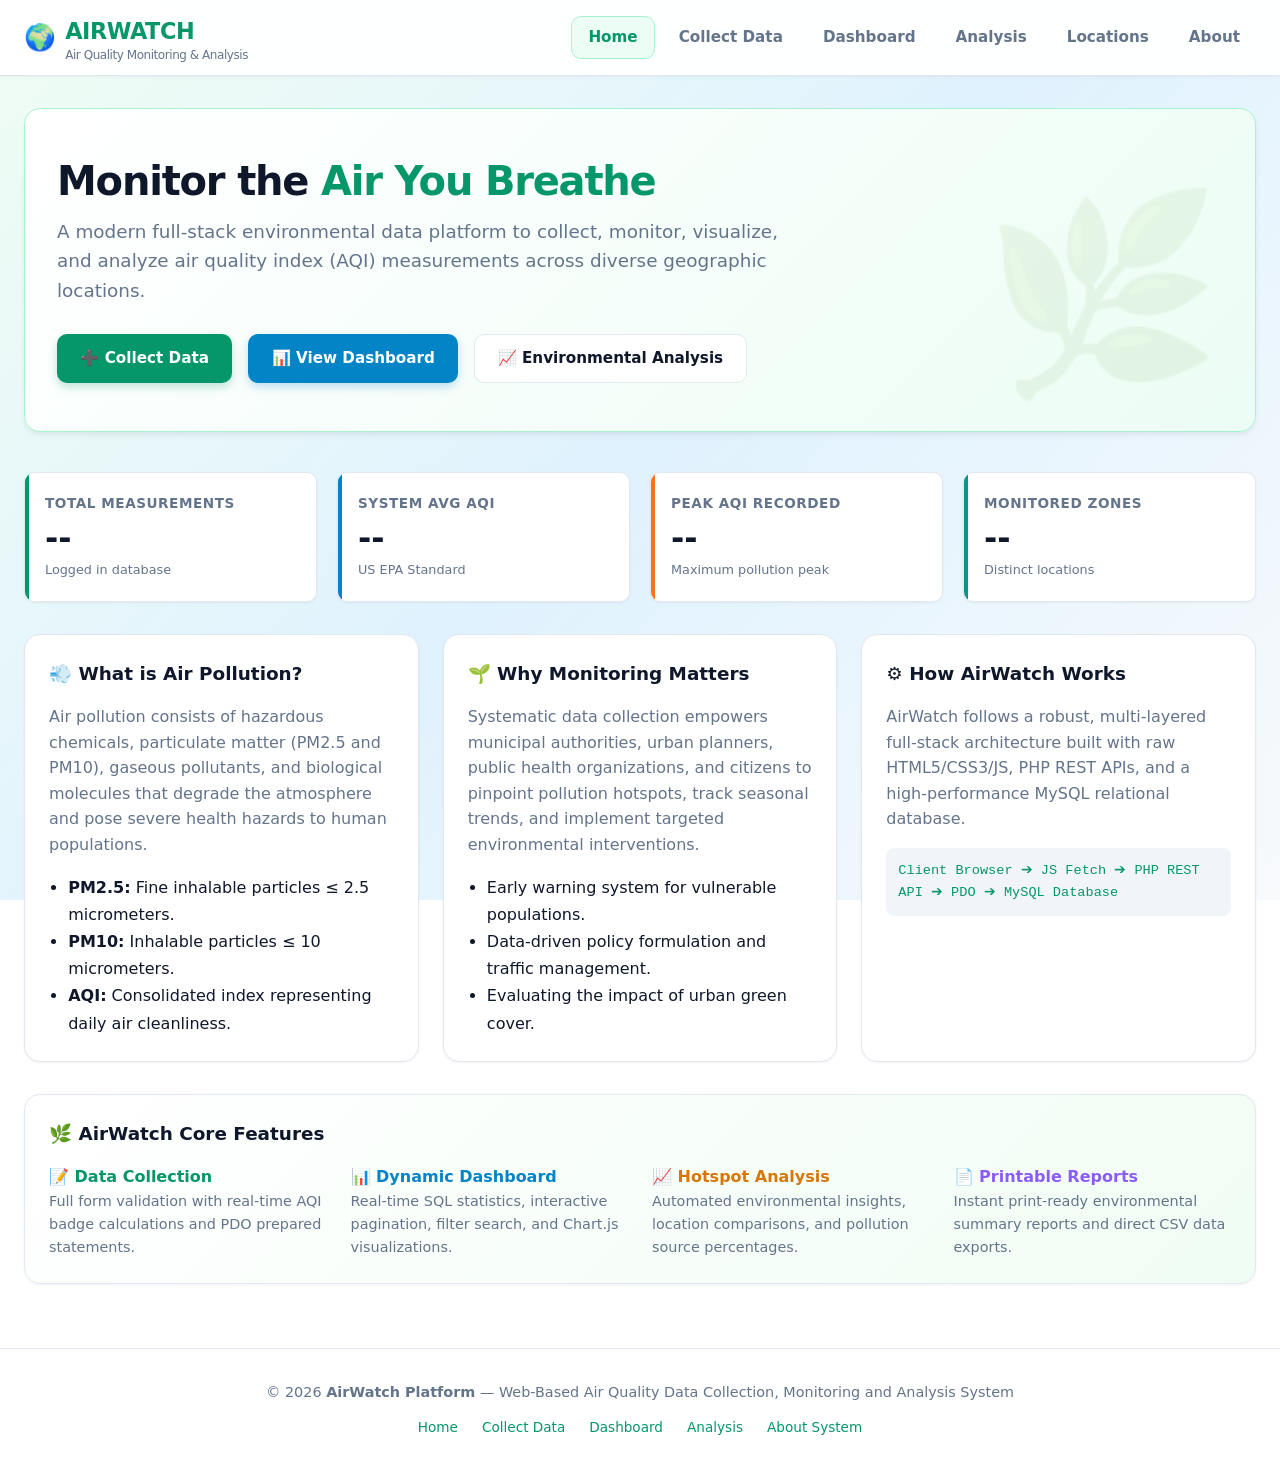
<file: frontend/index.html>
<!DOCTYPE html>
<html lang="en">
<head>
  <meta charset="UTF-8">
  <meta name="viewport" content="width=device-width, initial-scale=1.0">
  <title>AirWatch - Environmental Air Quality Monitoring System</title>
  <link rel="stylesheet" href="css/style.css">
</head>
<body>

  <!-- Navigation Bar -->
  <nav class="navbar">
    <div class="nav-container">
      <a href="index.html" class="brand-logo">
        <span class="globe-icon">🌍</span>
        <div>
          AIRWATCH
          <span class="brand-tagline">Air Quality Monitoring & Analysis</span>
        </div>
      </a>
      <button class="mobile-toggle" aria-label="Toggle Navigation">☰</button>
      <ul class="nav-links">
        <li><a href="index.html" class="nav-link">Home</a></li>
        <li><a href="collect.html" class="nav-link">Collect Data</a></li>
        <li><a href="dashboard.html" class="nav-link">Dashboard</a></li>
        <li><a href="analysis.html" class="nav-link">Analysis</a></li>
        <li><a href="locations.html" class="nav-link">Locations</a></li>
        <li><a href="about.html" class="nav-link">About</a></li>
      </ul>
    </div>
  </nav>

  <!-- Main Content Container -->
  <main class="main-content">
    
    <!-- Hero Banner -->
    <section class="hero-banner">
      <h1 class="hero-title">Monitor the <span>Air You Breathe</span></h1>
      <p class="hero-subtitle">
        A modern full-stack environmental data platform to collect, monitor, visualize, and analyze air quality index (AQI) measurements across diverse geographic locations.
      </p>
      <div class="hero-actions">
        <a href="collect.html" class="btn btn-primary">➕ Collect Data</a>
        <a href="dashboard.html" class="btn btn-secondary">📊 View Dashboard</a>
        <a href="analysis.html" class="btn btn-outline">📈 Environmental Analysis</a>
      </div>
    </section>

    <!-- Quick Live Metrics Banner -->
    <div class="grid-stats" id="home-live-stats">
      <div class="stat-card">
        <span class="stat-label">Total Measurements</span>
        <span class="stat-value" id="home-total-records">--</span>
        <span class="stat-subtext">Logged in database</span>
      </div>
      <div class="stat-card blue">
        <span class="stat-label">System Avg AQI</span>
        <span class="stat-value" id="home-avg-aqi">--</span>
        <span class="stat-subtext">US EPA Standard</span>
      </div>
      <div class="stat-card orange">
        <span class="stat-label">Peak AQI Recorded</span>
        <span class="stat-value" id="home-highest-aqi">--</span>
        <span class="stat-subtext">Maximum pollution peak</span>
      </div>
      <div class="stat-card teal">
        <span class="stat-label">Monitored Zones</span>
        <span class="stat-value" id="home-locations">--</span>
        <span class="stat-subtext">Distinct locations</span>
      </div>
    </div>

    <!-- Educational & Feature Cards Grid -->
    <div class="charts-grid" style="grid-template-columns: repeat(auto-fit, minmax(320px, 1fr));">
      
      <!-- Card 1: What is Air Pollution? -->
      <div class="card">
        <h2 class="card-title">💨 What is Air Pollution?</h2>
        <p style="color:#64748b;margin-bottom:1rem;">
          Air pollution consists of hazardous chemicals, particulate matter (PM2.5 and PM10), gaseous pollutants, and biological molecules that degrade the atmosphere and pose severe health hazards to human populations.
        </p>
        <ul style="color:#0f172a;padding-left:1.2rem;line-height:1.7;">
          <li><strong>PM2.5:</strong> Fine inhalable particles ≤ 2.5 micrometers.</li>
          <li><strong>PM10:</strong> Inhalable particles ≤ 10 micrometers.</li>
          <li><strong>AQI:</strong> Consolidated index representing daily air cleanliness.</li>
        </ul>
      </div>

      <!-- Card 2: Why Monitoring Matters -->
      <div class="card">
        <h2 class="card-title">🌱 Why Monitoring Matters</h2>
        <p style="color:#64748b;margin-bottom:1rem;">
          Systematic data collection empowers municipal authorities, urban planners, public health organizations, and citizens to pinpoint pollution hotspots, track seasonal trends, and implement targeted environmental interventions.
        </p>
        <ul style="color:#0f172a;padding-left:1.2rem;line-height:1.7;">
          <li>Early warning system for vulnerable populations.</li>
          <li>Data-driven policy formulation and traffic management.</li>
          <li>Evaluating the impact of urban green cover.</li>
        </ul>
      </div>

      <!-- Card 3: How AirWatch Works -->
      <div class="card">
        <h2 class="card-title">⚙️ How AirWatch Works</h2>
        <p style="color:#64748b;margin-bottom:1rem;">
          AirWatch follows a robust, multi-layered full-stack architecture built with raw HTML5/CSS3/JS, PHP REST APIs, and a high-performance MySQL relational database.
        </p>
        <div style="background:#f1f5f9;padding:0.75rem;border-radius:8px;font-family:monospace;font-size:0.85rem;color:#059669;">
          Client Browser ➔ JS Fetch ➔ PHP REST API ➔ PDO ➔ MySQL Database
        </div>
      </div>

    </div>

    <!-- Features Overview Banner -->
    <section class="card" style="margin-top:2rem;background:linear-gradient(135deg, #ffffff 0%, #f0fdf4 100%);">
      <h2 class="card-title">🌿 AirWatch Core Features</h2>
      <div style="display:grid;grid-template-columns:repeat(auto-fit, minmax(220px, 1fr));gap:1.5rem;margin-top:1rem;">
        <div>
          <h4 style="color:#059669;">📝 Data Collection</h4>
          <p style="font-size:0.9rem;color:#64748b;">Full form validation with real-time AQI badge calculations and PDO prepared statements.</p>
        </div>
        <div>
          <h4 style="color:#0284c7;">📊 Dynamic Dashboard</h4>
          <p style="font-size:0.9rem;color:#64748b;">Real-time SQL statistics, interactive pagination, filter search, and Chart.js visualizations.</p>
        </div>
        <div>
          <h4 style="color:#d97706;">📈 Hotspot Analysis</h4>
          <p style="font-size:0.9rem;color:#64748b;">Automated environmental insights, location comparisons, and pollution source percentages.</p>
        </div>
        <div>
          <h4 style="color:#8b5cf6;">📄 Printable Reports</h4>
          <p style="font-size:0.9rem;color:#64748b;">Instant print-ready environmental summary reports and direct CSV data exports.</p>
        </div>
      </div>
    </section>

  </main>

  <!-- Footer -->
  <footer class="footer">
    <div class="footer-container">
      <div class="footer-text">
        © 2026 <strong>AirWatch Platform</strong> — Web-Based Air Quality Data Collection, Monitoring and Analysis System
      </div>
      <ul class="footer-links">
        <li><a href="index.html">Home</a></li>
        <li><a href="collect.html">Collect Data</a></li>
        <li><a href="dashboard.html">Dashboard</a></li>
        <li><a href="analysis.html">Analysis</a></li>
        <li><a href="about.html">About System</a></li>
      </ul>
    </div>
  </footer>

  <script src="js/api.js"></script>
  <script src="js/script.js"></script>
  <script>
    // Quick load home page live stats preview
    document.addEventListener('DOMContentLoaded', async () => {
      try {
        const res = await API.getDashboardStats();
        const d = res.data;
        document.getElementById('home-total-records').textContent = d.total_records || 0;
        document.getElementById('home-avg-aqi').textContent = d.avg_aqi ? d.avg_aqi.toFixed(1) : 0;
        document.getElementById('home-highest-aqi').textContent = d.highest_aqi || 0;
        document.getElementById('home-locations').textContent = d.unique_locations || 0;
      } catch (e) {
        console.warn('Home stats preview failed:', e);
      }
    });
  </script>
</body>
</html>
</file>
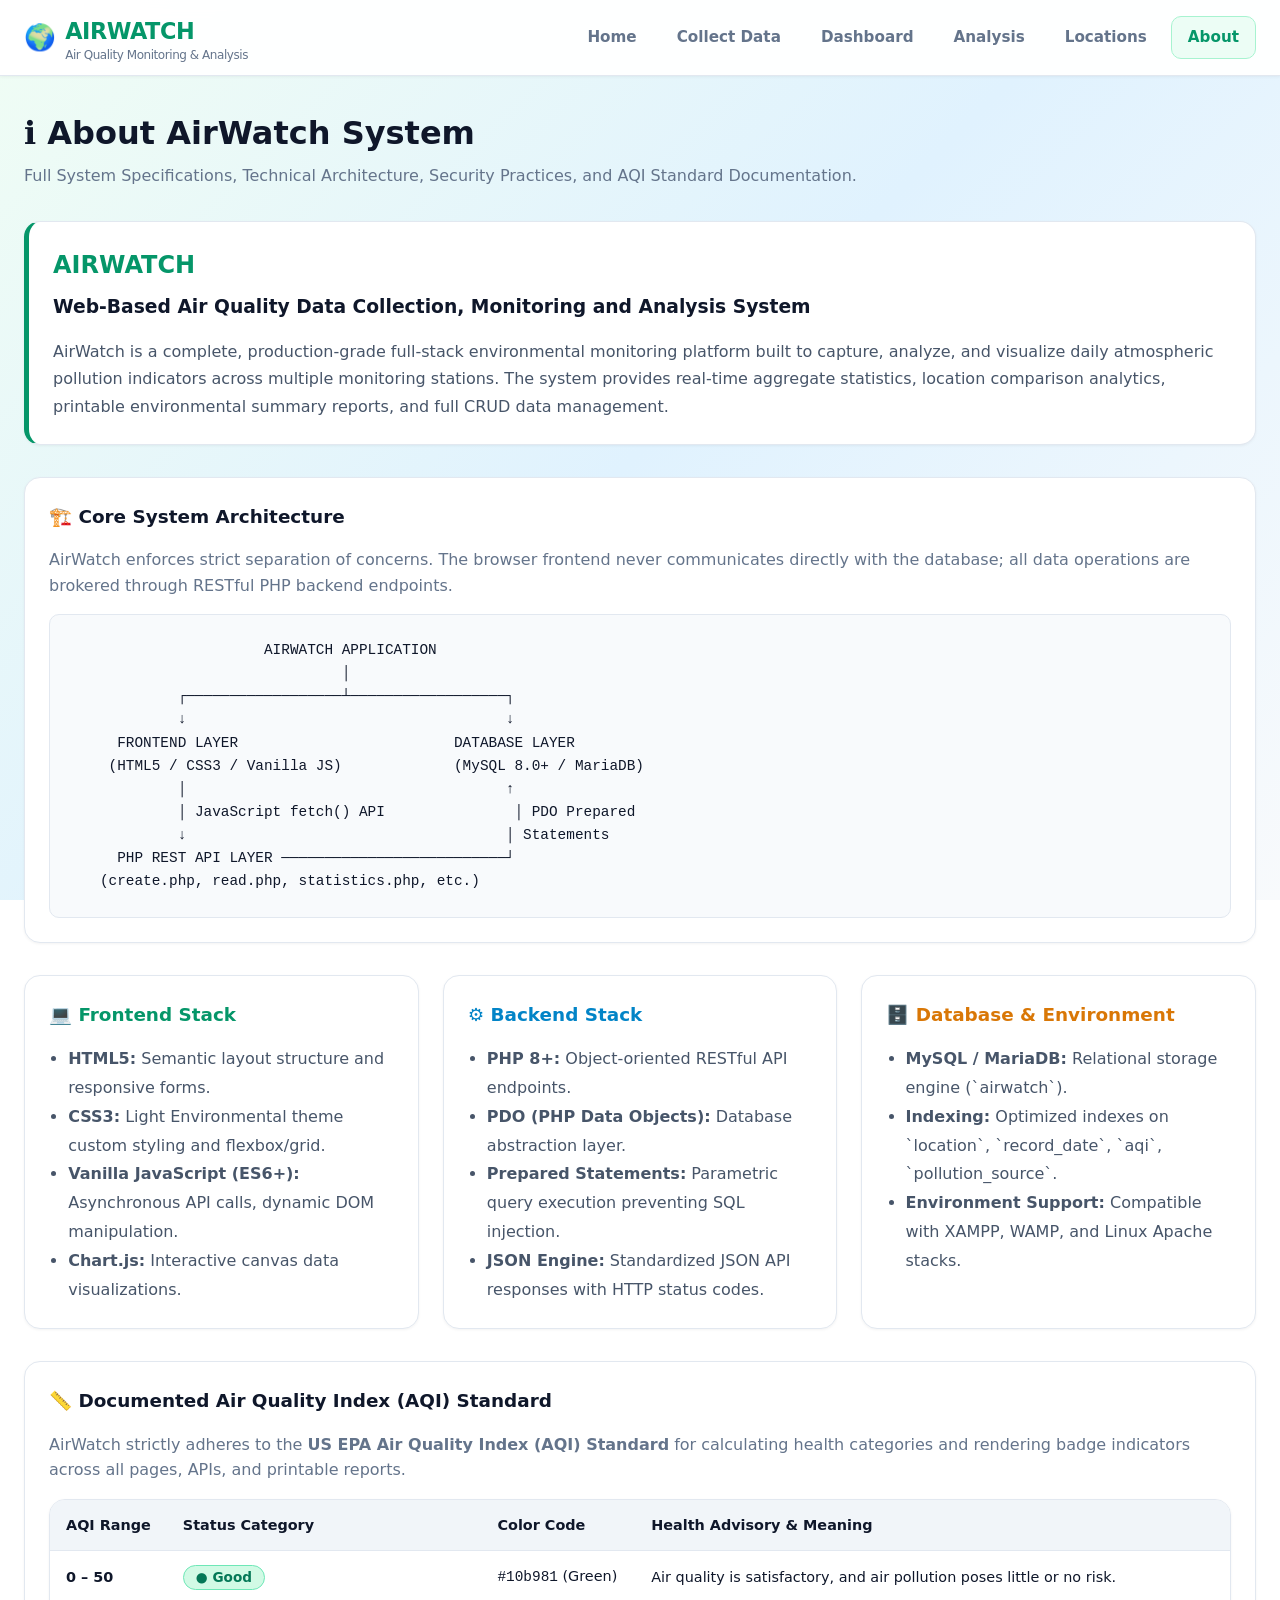
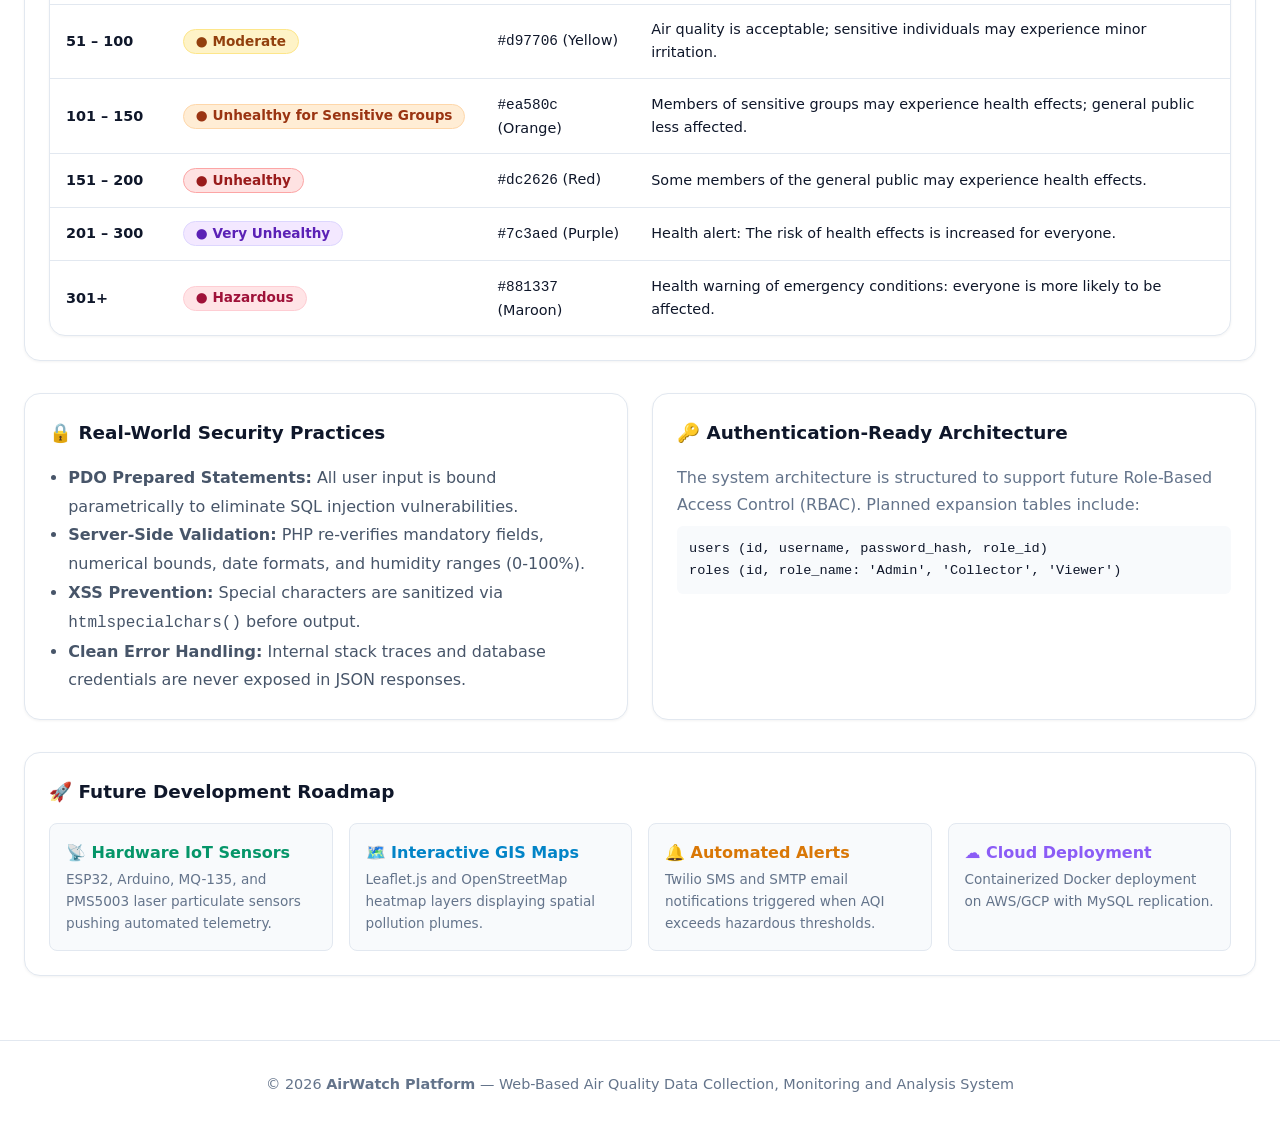
<file: frontend/about.html>
<!DOCTYPE html>
<html lang="en">
<head>
  <meta charset="UTF-8">
  <meta name="viewport" content="width=device-width, initial-scale=1.0">
  <title>About System - AirWatch</title>
  <link rel="stylesheet" href="css/style.css">
</head>
<body>

  <!-- Navigation Bar -->
  <nav class="navbar">
    <div class="nav-container">
      <a href="index.html" class="brand-logo">
        <span class="globe-icon">🌍</span>
        <div>
          AIRWATCH
          <span class="brand-tagline">Air Quality Monitoring & Analysis</span>
        </div>
      </a>
      <button class="mobile-toggle" aria-label="Toggle Navigation">☰</button>
      <ul class="nav-links">
        <li><a href="index.html" class="nav-link">Home</a></li>
        <li><a href="collect.html" class="nav-link">Collect Data</a></li>
        <li><a href="dashboard.html" class="nav-link">Dashboard</a></li>
        <li><a href="analysis.html" class="nav-link">Analysis</a></li>
        <li><a href="locations.html" class="nav-link">Locations</a></li>
        <li><a href="about.html" class="nav-link">About</a></li>
      </ul>
    </div>
  </nav>

  <!-- Main Content Container -->
  <main class="main-content">

    <div style="margin-bottom:2rem;">
      <h1 style="font-size:2rem;font-weight:800;color:#0f172a;margin-bottom:0.25rem;">ℹ️ About AirWatch System</h1>
      <p style="color:#64748b;">Full System Specifications, Technical Architecture, Security Practices, and AQI Standard Documentation.</p>
    </div>

    <!-- System Overview & Title -->
    <div class="card" style="margin-bottom:2rem;border-left:5px solid #059669;">
      <h2 style="color:#059669;margin-bottom:0.5rem;font-size:1.5rem;">AIRWATCH</h2>
      <h3 style="color:#0f172a;font-weight:600;margin-bottom:1rem;">Web-Based Air Quality Data Collection, Monitoring and Analysis System</h3>
      <p style="color:#475569;line-height:1.7;">
        AirWatch is a complete, production-grade full-stack environmental monitoring platform built to capture, analyze, and visualize daily atmospheric pollution indicators across multiple monitoring stations. The system provides real-time aggregate statistics, location comparison analytics, printable environmental summary reports, and full CRUD data management.
      </p>
    </div>

    <!-- Core Architecture Section -->
    <div class="card" style="margin-bottom:2rem;">
      <h2 class="card-title">🏗️ Core System Architecture</h2>
      <p style="color:#64748b;margin-bottom:1rem;">
        AirWatch enforces strict separation of concerns. The browser frontend never communicates directly with the database; all data operations are brokered through RESTful PHP backend endpoints.
      </p>

      <div style="background:#f8fafc;border:1px solid #e2e8f0;padding:1.5rem;border-radius:10px;font-family:monospace;font-size:0.9rem;line-height:1.6;color:#0f172a;overflow-x:auto;">
<pre>
                      AIRWATCH APPLICATION
                               │
            ┌──────────────────┴──────────────────┐
            ↓                                     ↓
     FRONTEND LAYER                         DATABASE LAYER
    (HTML5 / CSS3 / Vanilla JS)             (MySQL 8.0+ / MariaDB)
            │                                     ↑
            │ JavaScript fetch() API               │ PDO Prepared
            ↓                                     │ Statements
     PHP REST API LAYER ──────────────────────────┘
   (create.php, read.php, statistics.php, etc.)
</pre>
      </div>
    </div>

    <!-- Technology Stack Grid -->
    <div class="charts-grid" style="grid-template-columns: repeat(auto-fit, minmax(280px, 1fr));margin-bottom:2rem;">
      
      <div class="card">
        <h3 class="card-title" style="color:#059669;">💻 Frontend Stack</h3>
        <ul style="color:#475569;line-height:1.8;padding-left:1.2rem;">
          <li><strong>HTML5:</strong> Semantic layout structure and responsive forms.</li>
          <li><strong>CSS3:</strong> Light Environmental theme custom styling and flexbox/grid.</li>
          <li><strong>Vanilla JavaScript (ES6+):</strong> Asynchronous API calls, dynamic DOM manipulation.</li>
          <li><strong>Chart.js:</strong> Interactive canvas data visualizations.</li>
        </ul>
      </div>

      <div class="card">
        <h3 class="card-title" style="color:#0284c7;">⚙️ Backend Stack</h3>
        <ul style="color:#475569;line-height:1.8;padding-left:1.2rem;">
          <li><strong>PHP 8+:</strong> Object-oriented RESTful API endpoints.</li>
          <li><strong>PDO (PHP Data Objects):</strong> Database abstraction layer.</li>
          <li><strong>Prepared Statements:</strong> Parametric query execution preventing SQL injection.</li>
          <li><strong>JSON Engine:</strong> Standardized JSON API responses with HTTP status codes.</li>
        </ul>
      </div>

      <div class="card">
        <h3 class="card-title" style="color:#d97706;">🗄️ Database & Environment</h3>
        <ul style="color:#475569;line-height:1.8;padding-left:1.2rem;">
          <li><strong>MySQL / MariaDB:</strong> Relational storage engine (`airwatch`).</li>
          <li><strong>Indexing:</strong> Optimized indexes on `location`, `record_date`, `aqi`, `pollution_source`.</li>
          <li><strong>Environment Support:</strong> Compatible with XAMPP, WAMP, and Linux Apache stacks.</li>
        </ul>
      </div>

    </div>

    <!-- Documented AQI Standard Section -->
    <div class="card" style="margin-bottom:2rem;">
      <h2 class="card-title">📏 Documented Air Quality Index (AQI) Standard</h2>
      <p style="color:#64748b;margin-bottom:1rem;">
        AirWatch strictly adheres to the <strong>US EPA Air Quality Index (AQI) Standard</strong> for calculating health categories and rendering badge indicators across all pages, APIs, and printable reports.
      </p>

      <div class="table-responsive">
        <table class="table">
          <thead>
            <tr>
              <th>AQI Range</th>
              <th>Status Category</th>
              <th>Color Code</th>
              <th>Health Advisory & Meaning</th>
            </tr>
          </thead>
          <tbody>
            <tr>
              <td><strong>0 – 50</strong></td>
              <td><span class="aqi-badge status-good">● Good</span></td>
              <td><code>#10b981</code> (Green)</td>
              <td>Air quality is satisfactory, and air pollution poses little or no risk.</td>
            </tr>
            <tr>
              <td><strong>51 – 100</strong></td>
              <td><span class="aqi-badge status-moderate">● Moderate</span></td>
              <td><code>#d97706</code> (Yellow)</td>
              <td>Air quality is acceptable; sensitive individuals may experience minor irritation.</td>
            </tr>
            <tr>
              <td><strong>101 – 150</strong></td>
              <td><span class="aqi-badge status-sensitive">● Unhealthy for Sensitive Groups</span></td>
              <td><code>#ea580c</code> (Orange)</td>
              <td>Members of sensitive groups may experience health effects; general public less affected.</td>
            </tr>
            <tr>
              <td><strong>151 – 200</strong></td>
              <td><span class="aqi-badge status-unhealthy">● Unhealthy</span></td>
              <td><code>#dc2626</code> (Red)</td>
              <td>Some members of the general public may experience health effects.</td>
            </tr>
            <tr>
              <td><strong>201 – 300</strong></td>
              <td><span class="aqi-badge status-very-unhealthy">● Very Unhealthy</span></td>
              <td><code>#7c3aed</code> (Purple)</td>
              <td>Health alert: The risk of health effects is increased for everyone.</td>
            </tr>
            <tr>
              <td><strong>301+</strong></td>
              <td><span class="aqi-badge status-hazardous">● Hazardous</span></td>
              <td><code>#881337</code> (Maroon)</td>
              <td>Health warning of emergency conditions: everyone is more likely to be affected.</td>
            </tr>
          </tbody>
        </table>
      </div>
    </div>

    <!-- Security & Authentication Readiness -->
    <div class="charts-grid" style="grid-template-columns: 1fr 1fr; margin-bottom:2rem;">
      <div class="card">
        <h2 class="card-title">🔒 Real-World Security Practices</h2>
        <ul style="color:#475569;line-height:1.8;padding-left:1.2rem;">
          <li><strong>PDO Prepared Statements:</strong> All user input is bound parametrically to eliminate SQL injection vulnerabilities.</li>
          <li><strong>Server-Side Validation:</strong> PHP re-verifies mandatory fields, numerical bounds, date formats, and humidity ranges (0-100%).</li>
          <li><strong>XSS Prevention:</strong> Special characters are sanitized via <code>htmlspecialchars()</code> before output.</li>
          <li><strong>Clean Error Handling:</strong> Internal stack traces and database credentials are never exposed in JSON responses.</li>
        </ul>
      </div>

      <div class="card">
        <h2 class="card-title">🔑 Authentication-Ready Architecture</h2>
        <p style="color:#64748b;line-height:1.7;">
          The system architecture is structured to support future Role-Based Access Control (RBAC). Planned expansion tables include:
        </p>
        <div style="background:#f8fafc;padding:0.75rem;border-radius:6px;font-family:monospace;font-size:0.85rem;color:#0f172a;margin-top:0.5rem;">
          users (id, username, password_hash, role_id)<br>
          roles (id, role_name: 'Admin', 'Collector', 'Viewer')
        </div>
      </div>
    </div>

    <!-- Future Improvements Section -->
    <div class="card">
      <h2 class="card-title">🚀 Future Development Roadmap</h2>
      <div style="display:grid;grid-template-columns:repeat(auto-fit, minmax(220px, 1fr));gap:1rem;margin-top:0.75rem;">
        <div style="background:#f8fafc;padding:1rem;border-radius:8px;border:1px solid #e2e8f0;">
          <strong style="color:#059669;">📡 Hardware IoT Sensors</strong>
          <p style="font-size:0.85rem;color:#64748b;margin-top:0.25rem;">ESP32, Arduino, MQ-135, and PMS5003 laser particulate sensors pushing automated telemetry.</p>
        </div>
        <div style="background:#f8fafc;padding:1rem;border-radius:8px;border:1px solid #e2e8f0;">
          <strong style="color:#0284c7;">🗺️ Interactive GIS Maps</strong>
          <p style="font-size:0.85rem;color:#64748b;margin-top:0.25rem;">Leaflet.js and OpenStreetMap heatmap layers displaying spatial pollution plumes.</p>
        </div>
        <div style="background:#f8fafc;padding:1rem;border-radius:8px;border:1px solid #e2e8f0;">
          <strong style="color:#d97706;">🔔 Automated Alerts</strong>
          <p style="font-size:0.85rem;color:#64748b;margin-top:0.25rem;">Twilio SMS and SMTP email notifications triggered when AQI exceeds hazardous thresholds.</p>
        </div>
        <div style="background:#f8fafc;padding:1rem;border-radius:8px;border:1px solid #e2e8f0;">
          <strong style="color:#8b5cf6;">☁️ Cloud Deployment</strong>
          <p style="font-size:0.85rem;color:#64748b;margin-top:0.25rem;">Containerized Docker deployment on AWS/GCP with MySQL replication.</p>
        </div>
      </div>
    </div>

  </main>

  <!-- Footer -->
  <footer class="footer">
    <div class="footer-container">
      <div class="footer-text">
        © 2026 <strong>AirWatch Platform</strong> — Web-Based Air Quality Data Collection, Monitoring and Analysis System
      </div>
    </div>
  </footer>

  <script src="js/api.js"></script>
  <script src="js/script.js"></script>
</body>
</html>
</file>
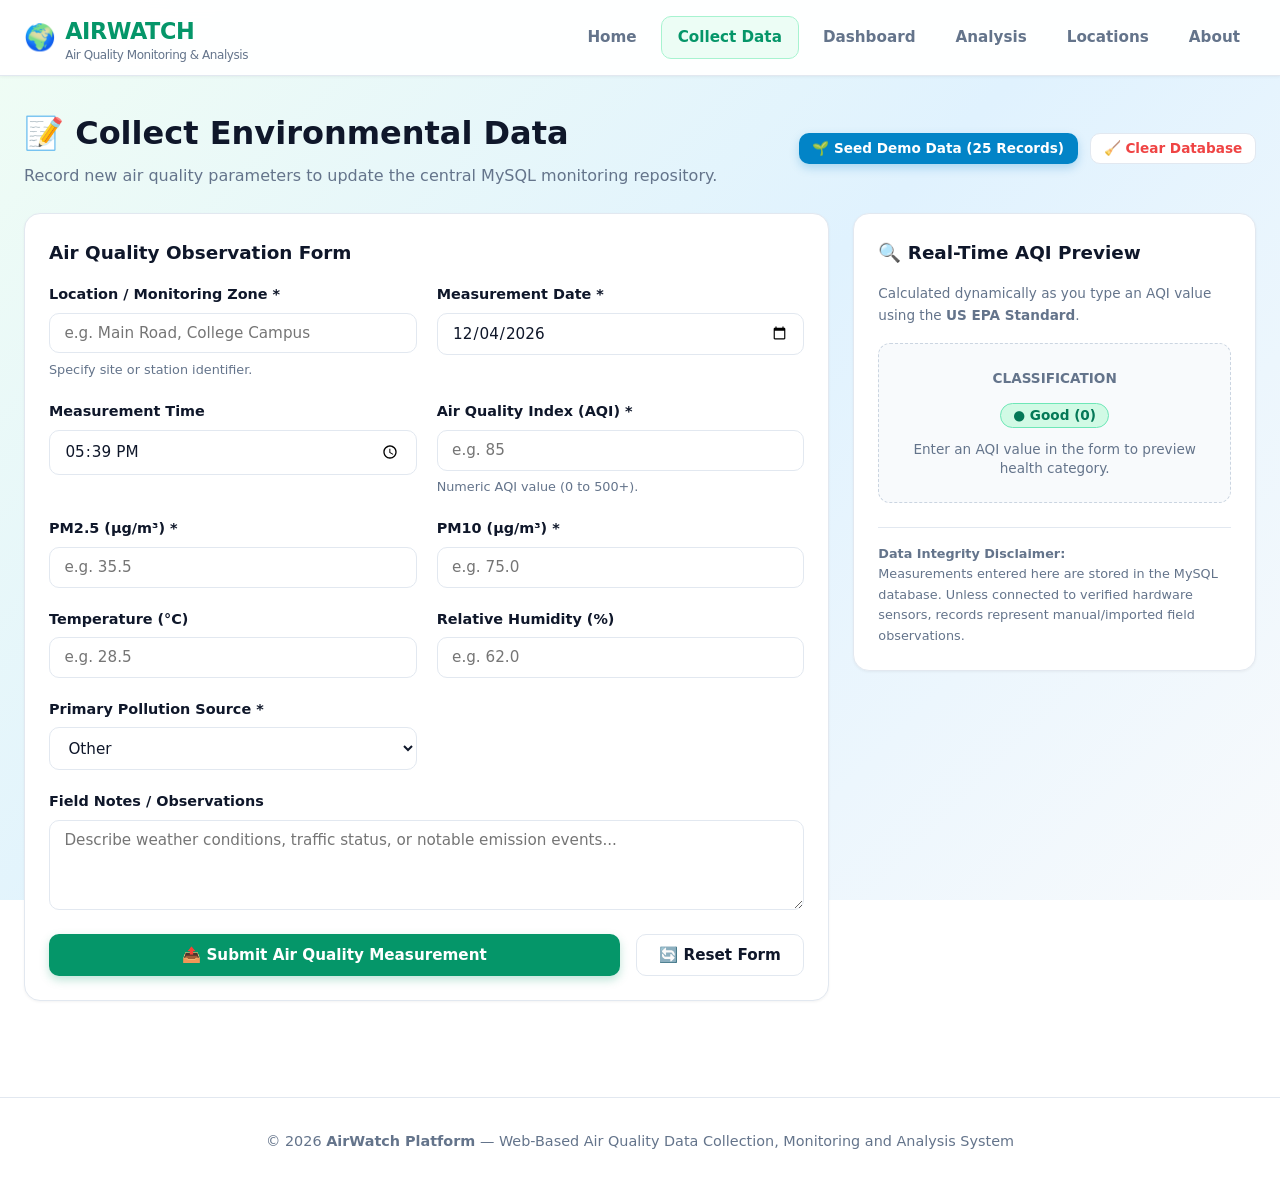
<file: frontend/collect.html>
<!DOCTYPE html>
<html lang="en">
<head>
  <meta charset="UTF-8">
  <meta name="viewport" content="width=device-width, initial-scale=1.0">
  <title>Collect Air Quality Data - AirWatch</title>
  <link rel="stylesheet" href="css/style.css">
</head>
<body>

  <!-- Navigation Bar -->
  <nav class="navbar">
    <div class="nav-container">
      <a href="index.html" class="brand-logo">
        <span class="globe-icon">🌍</span>
        <div>
          AIRWATCH
          <span class="brand-tagline">Air Quality Monitoring & Analysis</span>
        </div>
      </a>
      <button class="mobile-toggle" aria-label="Toggle Navigation">☰</button>
      <ul class="nav-links">
        <li><a href="index.html" class="nav-link">Home</a></li>
        <li><a href="collect.html" class="nav-link">Collect Data</a></li>
        <li><a href="dashboard.html" class="nav-link">Dashboard</a></li>
        <li><a href="analysis.html" class="nav-link">Analysis</a></li>
        <li><a href="locations.html" class="nav-link">Locations</a></li>
        <li><a href="about.html" class="nav-link">About</a></li>
      </ul>
    </div>
  </nav>

  <!-- Main Content Container -->
  <main class="main-content">
    
    <div style="display:flex;justify-content:space-between;align-items:center;margin-bottom:1.5rem;flex-wrap:wrap;gap:1rem;">
      <div>
        <h1 style="font-size:2rem;font-weight:800;color:#0f172a;margin-bottom:0.25rem;">📝 Collect Environmental Data</h1>
        <p style="color:#64748b;">Record new air quality parameters to update the central MySQL monitoring repository.</p>
      </div>
      <div style="display:flex;gap:0.75rem;">
        <button id="seed-demo-btn" class="btn btn-secondary btn-sm">🌱 Seed Demo Data (25 Records)</button>
        <button id="clear-demo-btn" class="btn btn-outline btn-sm" style="color:#ef4444;">🧹 Clear Database</button>
      </div>
    </div>

    <!-- Container for Inline Notification Banners -->
    <div id="alert-container"></div>

    <div class="charts-grid" style="grid-template-columns: 2fr 1fr; align-items: start;">
      
      <!-- Main Data Entry Form -->
      <div class="card">
        <h2 class="card-title">Air Quality Observation Form</h2>
        
        <form id="collect-form" novalidate>
          <div class="form-grid">
            
            <!-- Location -->
            <div class="form-group">
              <label for="location" class="form-label">Location / Monitoring Zone *</label>
              <input type="text" id="location" name="location" class="form-control" placeholder="e.g. Main Road, College Campus" required>
              <span class="form-text">Specify site or station identifier.</span>
            </div>

            <!-- Date -->
            <div class="form-group">
              <label for="date" class="form-label">Measurement Date *</label>
              <input type="date" id="date" name="date" class="form-control" required>
            </div>

            <!-- Time -->
            <div class="form-group">
              <label for="time" class="form-label">Measurement Time</label>
              <input type="time" id="time" name="time" class="form-control">
            </div>

            <!-- AQI Input -->
            <div class="form-group">
              <label for="aqi" class="form-label">Air Quality Index (AQI) *</label>
              <input type="number" id="aqi" name="aqi" class="form-control" min="0" max="999" placeholder="e.g. 85" required>
              <span class="form-text">Numeric AQI value (0 to 500+).</span>
            </div>

            <!-- PM2.5 -->
            <div class="form-group">
              <label for="pm25" class="form-label">PM2.5 (µg/m³) *</label>
              <input type="number" id="pm25" name="pm25" class="form-control" step="0.01" min="0" placeholder="e.g. 35.5" required>
            </div>

            <!-- PM10 -->
            <div class="form-group">
              <label for="pm10" class="form-label">PM10 (µg/m³) *</label>
              <input type="number" id="pm10" name="pm10" class="form-control" step="0.01" min="0" placeholder="e.g. 75.0" required>
            </div>

            <!-- Temperature -->
            <div class="form-group">
              <label for="temperature" class="form-label">Temperature (°C)</label>
              <input type="number" id="temperature" name="temperature" class="form-control" step="0.1" placeholder="e.g. 28.5">
            </div>

            <!-- Humidity -->
            <div class="form-group">
              <label for="humidity" class="form-label">Relative Humidity (%)</label>
              <input type="number" id="humidity" name="humidity" class="form-control" step="0.1" min="0" max="100" placeholder="e.g. 62.0">
            </div>

            <!-- Pollution Source -->
            <div class="form-group">
              <label for="pollution_source" class="form-label">Primary Pollution Source *</label>
              <select id="pollution_source" name="pollution_source" class="form-control" required>
                <option value="Vehicle Traffic">Vehicle Traffic</option>
                <option value="Construction">Construction</option>
                <option value="Waste Burning">Waste Burning</option>
                <option value="Industrial Smoke">Industrial Smoke</option>
                <option value="Dust">Dust</option>
                <option value="Other" selected>Other</option>
              </select>
            </div>

            <!-- Additional Notes -->
            <div class="form-group full-width">
              <label for="notes" class="form-label">Field Notes / Observations</label>
              <textarea id="notes" name="notes" class="form-control" placeholder="Describe weather conditions, traffic status, or notable emission events..."></textarea>
            </div>

          </div>

          <div style="margin-top:1.5rem;display:flex;gap:1rem;">
            <button type="submit" class="btn btn-primary" style="flex:1;">📤 Submit Air Quality Measurement</button>
            <button type="reset" class="btn btn-outline">🔄 Reset Form</button>
          </div>
        </form>

      </div>

      <!-- Real-Time Dynamic AQI Classification Preview Box -->
      <div>
        <div class="card" style="position:sticky;top:90px;">
          <h3 class="card-title">🔍 Real-Time AQI Preview</h3>
          <p style="font-size:0.85rem;color:#64748b;margin-bottom:1rem;">
            Calculated dynamically as you type an AQI value using the <strong>US EPA Standard</strong>.
          </p>

          <div id="aqi-preview-box" style="text-align:center;padding:1.5rem;background:#f8fafc;border-radius:12px;border:1px dashed #cbd5e1;">
            <div style="font-size:0.85rem;color:#64748b;font-weight:700;">CLASSIFICATION</div>
            <div id="preview-badge" style="margin:0.75rem 0;">
              <span class="aqi-badge status-good">● Good (0)</span>
            </div>
            <div id="preview-health-text" style="font-size:0.85rem;color:#64748b;line-height:1.4;">
              Enter an AQI value in the form to preview health category.
            </div>
          </div>

          <div style="margin-top:1.5rem;padding-top:1rem;border-top:1px solid #e2e8f0;font-size:0.8rem;color:#64748b;">
            <strong>Data Integrity Disclaimer:</strong><br>
            Measurements entered here are stored in the MySQL database. Unless connected to verified hardware sensors, records represent manual/imported field observations.
          </div>
        </div>
      </div>

    </div>

  </main>

  <!-- Footer -->
  <footer class="footer">
    <div class="footer-container">
      <div class="footer-text">
        © 2026 <strong>AirWatch Platform</strong> — Web-Based Air Quality Data Collection, Monitoring and Analysis System
      </div>
    </div>
  </footer>

  <script src="js/api.js"></script>
  <script src="js/script.js"></script>
  <script>
    document.addEventListener('DOMContentLoaded', () => {
      // Set default date and time
      const today = new Date().toISOString().split('T')[0];
      const now = new Date().toTimeString().slice(0, 5);
      document.getElementById('date').value = today;
      document.getElementById('time').value = now;

      // Real-time AQI badge preview listener
      const aqiInput = document.getElementById('aqi');
      aqiInput.addEventListener('input', updateAQIPreview);

      function updateAQIPreview() {
        const val = parseInt(aqiInput.value, 10);
        const previewBadge = document.getElementById('preview-badge');
        const previewHealth = document.getElementById('preview-health-text');

        if (isNaN(val) || val < 0) {
          previewBadge.innerHTML = '<span class="aqi-badge status-good">● Enter Value</span>';
          previewHealth.textContent = 'Enter an AQI value to calculate classification.';
          return;
        }

        const info = getAQIInfo(val);
        previewBadge.innerHTML = getAQIBadgeHtml(val);
        
        const healthAdvisories = {
          'Good': 'Air quality is satisfactory, and air pollution poses little or no risk.',
          'Moderate': 'Air quality is acceptable; however, sensitive individuals may experience minor irritation.',
          'Unhealthy for Sensitive Groups': 'Members of sensitive groups may experience health effects.',
          'Unhealthy': 'General public may experience health effects; sensitive groups more serious effects.',
          'Very Unhealthy': 'Health alert: The risk of health effects is increased for everyone.',
          'Hazardous': 'Health warning of emergency conditions: everyone is affected.'
        };
        previewHealth.textContent = healthAdvisories[info.status] || '';
      }

      // Form Submit Handler
      const form = document.getElementById('collect-form');
      form.addEventListener('submit', async (e) => {
        e.preventDefault();

        const payload = {
          location: document.getElementById('location').value.trim(),
          date: document.getElementById('date').value,
          time: document.getElementById('time').value,
          aqi: document.getElementById('aqi').value,
          pm25: document.getElementById('pm25').value,
          pm10: document.getElementById('pm10').value,
          temperature: document.getElementById('temperature').value,
          humidity: document.getElementById('humidity').value,
          pollution_source: document.getElementById('pollution_source').value,
          notes: document.getElementById('notes').value.trim()
        };

        if (!payload.location || !payload.date || payload.aqi === '' || payload.pm25 === '' || payload.pm10 === '') {
          showAlert('Please fill in all required fields (Location, Date, AQI, PM2.5, PM10).', 'danger');
          return;
        }

        try {
          const res = await API.createRecord(payload);
          showAlert(`✅ Air-quality record created successfully for <strong>${res.data.location}</strong> (AQI: ${res.data.aqi})!`, 'success');
          form.reset();
          document.getElementById('date').value = today;
          document.getElementById('time').value = now;
          updateAQIPreview();
        } catch (err) {
          showAlert('Failed to save record: ' + err.message, 'danger');
        }
      });

      // Quick Demo Seed Listener
      document.getElementById('seed-demo-btn').addEventListener('click', async () => {
        try {
          const res = await API.seedDemoData();
          showAlert(`🌱 ${res.message}`, 'success');
        } catch (err) {
          showAlert('Failed to seed demo data: ' + err.message, 'danger');
        }
      });

      // Quick Clear Listener
      document.getElementById('clear-demo-btn').addEventListener('click', async () => {
        if (confirm('Are you sure you want to clear all records from the database?')) {
          try {
            const res = await API.clearDemoData();
            showAlert(`🧹 ${res.message}`, 'warning');
          } catch (err) {
            showAlert('Failed to clear database: ' + err.message, 'danger');
          }
        }
      });

    });
  </script>
</body>
</html>
</file>
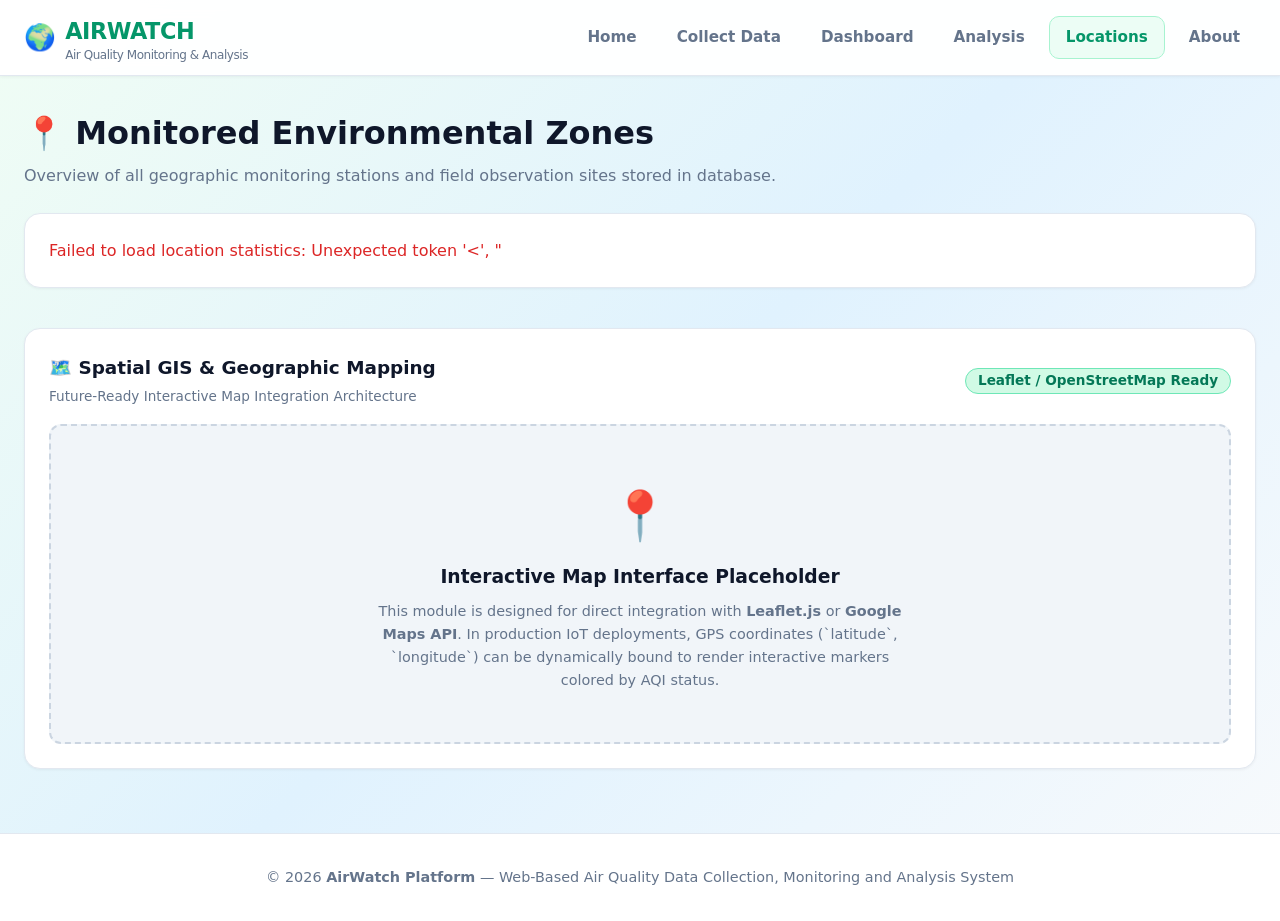
<file: frontend/locations.html>
<!DOCTYPE html>
<html lang="en">
<head>
  <meta charset="UTF-8">
  <meta name="viewport" content="width=device-width, initial-scale=1.0">
  <title>Monitored Locations - AirWatch</title>
  <link rel="stylesheet" href="css/style.css">
</head>
<body>

  <!-- Navigation Bar -->
  <nav class="navbar">
    <div class="nav-container">
      <a href="index.html" class="brand-logo">
        <span class="globe-icon">🌍</span>
        <div>
          AIRWATCH
          <span class="brand-tagline">Air Quality Monitoring & Analysis</span>
        </div>
      </a>
      <button class="mobile-toggle" aria-label="Toggle Navigation">☰</button>
      <ul class="nav-links">
        <li><a href="index.html" class="nav-link">Home</a></li>
        <li><a href="collect.html" class="nav-link">Collect Data</a></li>
        <li><a href="dashboard.html" class="nav-link">Dashboard</a></li>
        <li><a href="analysis.html" class="nav-link">Analysis</a></li>
        <li><a href="locations.html" class="nav-link">Locations</a></li>
        <li><a href="about.html" class="nav-link">About</a></li>
      </ul>
    </div>
  </nav>

  <!-- Main Content Container -->
  <main class="main-content">

    <div style="margin-bottom:1.5rem;">
      <h1 style="font-size:2rem;font-weight:800;color:#0f172a;margin-bottom:0.25rem;">📍 Monitored Environmental Zones</h1>
      <p style="color:#64748b;">Overview of all geographic monitoring stations and field observation sites stored in database.</p>
    </div>

    <!-- Alert Container -->
    <div id="alert-container"></div>

    <!-- Locations Grid Container -->
    <div id="locations-grid" class="charts-grid" style="grid-template-columns: repeat(auto-fit, minmax(300px, 1fr));margin-bottom:2.5rem;">
      <div class="card"><p style="color:#64748b;">Loading monitored locations...</p></div>
    </div>

    <!-- Future-Ready Geographic Map Section -->
    <div class="card">
      <div style="display:flex;justify-content:space-between;align-items:center;margin-bottom:1rem;flex-wrap:wrap;gap:1rem;">
        <div>
          <h2 class="card-title" style="margin:0;">🗺️ Spatial GIS & Geographic Mapping</h2>
          <span style="font-size:0.85rem;color:#64748b;">Future-Ready Interactive Map Integration Architecture</span>
        </div>
        <span class="aqi-badge status-good">Leaflet / OpenStreetMap Ready</span>
      </div>
      
      <div style="height:320px;background:#f1f5f9;border-radius:12px;border:2px dashed #cbd5e1;display:flex;flex-direction:column;align-items:center;justify-content:center;text-align:center;padding:2rem;">
        <div style="font-size:3rem;margin-bottom:0.5rem;">📍</div>
        <h3 style="color:#0f172a;margin-bottom:0.5rem;">Interactive Map Interface Placeholder</h3>
        <p style="color:#64748b;max-width:550px;font-size:0.9rem;">
          This module is designed for direct integration with <strong>Leaflet.js</strong> or <strong>Google Maps API</strong>. In production IoT deployments, GPS coordinates (`latitude`, `longitude`) can be dynamically bound to render interactive markers colored by AQI status.
        </p>
      </div>
    </div>

  </main>

  <!-- Footer -->
  <footer class="footer">
    <div class="footer-container">
      <div class="footer-text">
        © 2026 <strong>AirWatch Platform</strong> — Web-Based Air Quality Data Collection, Monitoring and Analysis System
      </div>
    </div>
  </footer>

  <script src="js/api.js"></script>
  <script src="js/script.js"></script>
  <script>
    document.addEventListener('DOMContentLoaded', async () => {
      const grid = document.getElementById('locations-grid');
      try {
        const response = await API.getLocationAnalysis();
        const locations = response.data || [];

        if (locations.length === 0) {
          grid.innerHTML = '<div class="card"><p>No monitored locations found in database. Please add or seed measurement data.</p></div>';
          return;
        }

        grid.innerHTML = locations.map(loc => `
          <div class="card" style="border-top:4px solid ${loc.aqi_details.color};">
            <div style="display:flex;justify-content:space-between;align-items:center;margin-bottom:0.75rem;">
              <h3 style="margin:0;font-size:1.25rem;">📍 ${loc.location}</h3>
              ${getAQIBadgeHtml(Math.round(loc.average_aqi), loc.aqi_details.status)}
            </div>

            <div style="font-size:2.2rem;font-weight:800;color:${loc.aqi_details.color};line-height:1.1;margin-bottom:0.5rem;">
              ${loc.average_aqi} <span style="font-size:0.85rem;color:#64748b;font-weight:500;">Avg AQI</span>
            </div>

            <table class="table" style="width:100%;font-size:0.85rem;margin-bottom:1rem;">
              <tr><th>Total Records Logged:</th><td><strong>${loc.record_count}</strong></td></tr>
              <tr><th>Peak AQI Recorded:</th><td><strong style="color:#dc2626;">${loc.highest_aqi}</strong></td></tr>
              <tr><th>Lowest AQI Recorded:</th><td><strong style="color:#047857;">${loc.lowest_aqi}</strong></td></tr>
              <tr><th>Average PM2.5:</th><td>${loc.average_pm25} µg/m³</td></tr>
              <tr><th>Average PM10:</th><td>${loc.average_pm10} µg/m³</td></tr>
              <tr><th>Latest Date:</th><td>${loc.latest_record_date}</td></tr>
            </table>

            <a href="dashboard.html" class="btn btn-outline btn-sm" style="width:100%;">📊 View in Dashboard</a>
          </div>
        `).join('');

      } catch (error) {
        grid.innerHTML = `<div class="card"><p style="color:#dc2626;">Failed to load location statistics: ${error.message}</p></div>`;
      }
    });
  </script>
</body>
</html>
</file>
<file: frontend/css/style.css>
/* ====================================================================
   AIRWATCH - LIGHT ENVIRONMENTAL DESIGN SYSTEM
   Web-Based Air Quality Data Collection, Monitoring and Analysis System
   Theme: Nature 🌿 | Clean Air 💨 | Sky ☁️ | Freshness 💧
   ==================================================================== */

:root {
  /* Color Palette - Environmental Light Theme */
  --bg-main: #f8fafc;
  --bg-gradient: linear-gradient(135deg, #f0fdf4 0%, #e0f2fe 50%, #f8fafc 100%);
  --surface-card: #ffffff;
  --surface-subtle: #f1f5f9;
  
  /* Brand Accent Colors */
  --primary-green: #059669;
  --primary-green-hover: #047857;
  --primary-green-light: #ecfdf5;
  --primary-green-border: #a7f3d0;
  
  --sky-blue: #0284c7;
  --sky-blue-hover: #0369a1;
  --sky-blue-light: #f0f9ff;
  
  --teal-accent: #0d9488;
  
  /* Text & Neutral Colors */
  --text-main: #0f172a;
  --text-muted: #64748b;
  --text-light: #94a3b8;
  --border-color: #e2e8f0;
  --border-focus: #10b981;

  /* Status Badge Colors (US EPA Standard) */
  --aqi-good-color: #047857;
  --aqi-good-bg: #d1fae5;
  --aqi-good-border: #6ee7b7;

  --aqi-moderate-color: #92400e;
  --aqi-moderate-bg: #fef3c7;
  --aqi-moderate-border: #fde68a;

  --aqi-sensitive-color: #9a3412;
  --aqi-sensitive-bg: #ffedd5;
  --aqi-sensitive-border: #fed7aa;

  --aqi-unhealthy-color: #991b1b;
  --aqi-unhealthy-bg: #fee2e2;
  --aqi-unhealthy-border: #fca5a5;

  --aqi-very-unhealthy-color: #5b21b6;
  --aqi-very-unhealthy-bg: #f3e8ff;
  --aqi-very-unhealthy-border: #ddd6fe;

  --aqi-hazardous-color: #9f1239;
  --aqi-hazardous-bg: #ffe4e6;
  --aqi-hazardous-border: #fecdd3;

  /* Shadows & Elevation */
  --shadow-sm: 0 1px 3px rgba(0, 0, 0, 0.05);
  --shadow-md: 0 4px 6px -1px rgba(0, 0, 0, 0.06), 0 2px 4px -1px rgba(0, 0, 0, 0.03);
  --shadow-lg: 0 10px 15px -3px rgba(0, 0, 0, 0.08), 0 4px 6px -2px rgba(0, 0, 0, 0.04);
  --shadow-hover: 0 14px 20px -3px rgba(5, 150, 105, 0.12);

  /* Border Radius */
  --radius-sm: 6px;
  --radius-md: 10px;
  --radius-lg: 16px;
  --radius-full: 9999px;

  /* Typography */
  --font-family: 'Inter', system-ui, -apple-system, BlinkMacSystemFont, "Segoe UI", Roboto, sans-serif;
}

/* Base Resets */
*, *::before, *::after {
  box-sizing: border-box;
  margin: 0;
  padding: 0;
}

html {
  font-size: 16px;
  scroll-behavior: smooth;
}

body {
  font-family: var(--font-family);
  background-color: var(--bg-main);
  background: var(--bg-gradient);
  background-attachment: fixed;
  color: var(--text-main);
  line-height: 1.6;
  min-height: 100vh;
  display: flex;
  flex-direction: column;
}

a {
  color: var(--primary-green);
  text-decoration: none;
  transition: color 0.2s ease;
}

a:hover {
  color: var(--primary-green-hover);
}

/* ====================================================================
   NAVIGATION BAR
   ==================================================================== */
.navbar {
  background-color: rgba(255, 255, 255, 0.95);
  backdrop-filter: blur(8px);
  border-bottom: 1px solid var(--border-color);
  position: sticky;
  top: 0;
  z-index: 100;
  box-shadow: var(--shadow-sm);
}

.nav-container {
  max-width: 1280px;
  margin: 0 auto;
  padding: 0.85rem 1.5rem;
  display: flex;
  align-items: center;
  justify-content: space-between;
}

.brand-logo {
  display: flex;
  align-items: center;
  gap: 0.6rem;
  font-size: 1.4rem;
  font-weight: 800;
  color: var(--primary-green);
  letter-spacing: -0.02em;
}

.brand-logo .globe-icon {
  font-size: 1.6rem;
}

.brand-tagline {
  font-size: 0.75rem;
  font-weight: 500;
  color: var(--text-muted);
  display: block;
  line-height: 1;
}

.nav-links {
  display: flex;
  align-items: center;
  gap: 0.5rem;
  list-style: none;
}

.nav-link {
  padding: 0.55rem 1rem;
  font-size: 0.95rem;
  font-weight: 600;
  color: var(--text-muted);
  border-radius: var(--radius-md);
  transition: all 0.2s ease;
  display: flex;
  align-items: center;
  gap: 0.4rem;
}

.nav-link:hover {
  color: var(--primary-green);
  background-color: var(--primary-green-light);
}

.nav-link.active {
  color: var(--primary-green);
  background-color: var(--primary-green-light);
  border: 1px solid var(--primary-green-border);
}

.mobile-toggle {
  display: none;
  background: none;
  border: none;
  font-size: 1.5rem;
  color: var(--text-main);
  cursor: pointer;
}

/* ====================================================================
   MAIN CONTAINER & HERO SECTIONS
   ==================================================================== */
.main-content {
  flex: 1;
  max-width: 1280px;
  width: 100%;
  margin: 0 auto;
  padding: 2rem 1.5rem 4rem 1.5rem;
}

.hero-banner {
  background: linear-gradient(135deg, #ffffff 0%, #ecfdf5 100%);
  border: 1px solid var(--primary-green-border);
  border-radius: var(--radius-lg);
  padding: 3rem 2rem;
  margin-bottom: 2.5rem;
  box-shadow: var(--shadow-md);
  position: relative;
  overflow: hidden;
}

.hero-banner::after {
  content: "🌿";
  position: absolute;
  right: 2rem;
  bottom: -1rem;
  font-size: 12rem;
  opacity: 0.08;
  pointer-events: none;
}

.hero-title {
  font-size: 2.5rem;
  font-weight: 800;
  color: var(--text-main);
  line-height: 1.2;
  margin-bottom: 0.75rem;
  letter-spacing: -0.03em;
}

.hero-title span {
  color: var(--primary-green);
}

.hero-subtitle {
  font-size: 1.15rem;
  color: var(--text-muted);
  max-width: 750px;
  margin-bottom: 1.8rem;
}

.hero-actions {
  display: flex;
  gap: 1rem;
  flex-wrap: wrap;
}

/* ====================================================================
   BUTTONS & FORM CONTROLS
   ==================================================================== */
.btn {
  display: inline-flex;
  align-items: center;
  justify-content: center;
  gap: 0.5rem;
  padding: 0.7rem 1.4rem;
  font-size: 0.95rem;
  font-weight: 600;
  border-radius: var(--radius-md);
  border: 1px solid transparent;
  cursor: pointer;
  transition: all 0.2s cubic-bezier(0.4, 0, 0.2, 1);
  font-family: inherit;
  white-space: nowrap;
}

.btn-primary {
  background-color: var(--primary-green);
  color: #ffffff;
  box-shadow: 0 4px 10px rgba(5, 150, 105, 0.25);
}

.btn-primary:hover {
  background-color: var(--primary-green-hover);
  box-shadow: var(--shadow-hover);
  transform: translateY(-1px);
  color: #ffffff;
}

.btn-secondary {
  background-color: var(--sky-blue);
  color: #ffffff;
  box-shadow: 0 4px 10px rgba(2, 132, 199, 0.25);
}

.btn-secondary:hover {
  background-color: var(--sky-blue-hover);
  transform: translateY(-1px);
  color: #ffffff;
}

.btn-outline {
  background-color: #ffffff;
  border-color: var(--border-color);
  color: var(--text-main);
}

.btn-outline:hover {
  border-color: var(--primary-green);
  color: var(--primary-green);
  background-color: var(--primary-green-light);
}

.btn-danger {
  background-color: #ef4444;
  color: #ffffff;
}

.btn-danger:hover {
  background-color: #dc2626;
}

.btn-sm {
  padding: 0.4rem 0.8rem;
  font-size: 0.85rem;
}

/* ====================================================================
   NOTIFICATIONS & INLINE ALERT BANNERS (No raw window.alert)
   ==================================================================== */
.alert-banner {
  padding: 1rem 1.25rem;
  border-radius: var(--radius-md);
  margin-bottom: 1.5rem;
  display: flex;
  align-items: flex-start;
  gap: 0.8rem;
  font-size: 0.95rem;
  font-weight: 500;
  box-shadow: var(--shadow-sm);
  animation: fadeIn 0.3s ease;
}

@keyframes fadeIn {
  from { opacity: 0; transform: translateY(-5px); }
  to { opacity: 1; transform: translateY(0); }
}

.alert-success {
  background-color: #ecfdf5;
  border: 1px solid #a7f3d0;
  color: #047857;
}

.alert-warning {
  background-color: #fffbebfb;
  border: 1px solid #fde68a;
  color: #b45309;
}

.alert-danger {
  background-color: #fef2f2;
  border: 1px solid #fca5a5;
  color: #b91c1c;
}

.alert-info {
  background-color: #f0f9ff;
  border: 1px solid #bae6fd;
  color: #0369a1;
}

/* ====================================================================
   CARDS & GRID LAYOUTS
   ==================================================================== */
.card {
  background-color: var(--surface-card);
  border: 1px solid var(--border-color);
  border-radius: var(--radius-lg);
  padding: 1.5rem;
  box-shadow: var(--shadow-sm);
  transition: transform 0.2s ease, box-shadow 0.2s ease;
}

.card:hover {
  box-shadow: var(--shadow-md);
}

.card-title {
  font-size: 1.15rem;
  font-weight: 700;
  color: var(--text-main);
  margin-bottom: 1rem;
  display: flex;
  align-items: center;
  gap: 0.5rem;
}

.grid-stats {
  display: grid;
  grid-template-columns: repeat(auto-fit, minmax(180px, 1fr));
  gap: 1.25rem;
  margin-bottom: 2rem;
}

.stat-card {
  background: #ffffff;
  border: 1px solid var(--border-color);
  border-radius: var(--radius-md);
  padding: 1.25rem;
  display: flex;
  flex-direction: column;
  position: relative;
  overflow: hidden;
  box-shadow: var(--shadow-sm);
}

.stat-card::before {
  content: "";
  position: absolute;
  top: 0;
  left: 0;
  width: 4px;
  height: 100%;
  background-color: var(--primary-green);
}

.stat-card.blue::before { background-color: var(--sky-blue); }
.stat-card.orange::before { background-color: #f97316; }
.stat-card.red::before { background-color: #ef4444; }
.stat-card.teal::before { background-color: var(--teal-accent); }

.stat-label {
  font-size: 0.85rem;
  font-weight: 600;
  color: var(--text-muted);
  text-transform: uppercase;
  letter-spacing: 0.04em;
  margin-bottom: 0.4rem;
}

.stat-value {
  font-size: 2rem;
  font-weight: 800;
  color: var(--text-main);
  line-height: 1.1;
  margin-bottom: 0.25rem;
}

.stat-subtext {
  font-size: 0.8rem;
  color: var(--text-muted);
}

/* ====================================================================
   AQI BADGES & CLASSIFICATION COLORS
   ==================================================================== */
.aqi-badge {
  display: inline-flex;
  align-items: center;
  gap: 0.35rem;
  padding: 0.3rem 0.75rem;
  border-radius: var(--radius-full);
  font-size: 0.85rem;
  font-weight: 700;
  line-height: 1;
  border: 1px solid transparent;
  white-space: nowrap;
}

.aqi-badge.status-good {
  color: var(--aqi-good-color);
  background-color: var(--aqi-good-bg);
  border-color: var(--aqi-good-border);
}

.aqi-badge.status-moderate {
  color: var(--aqi-moderate-color);
  background-color: var(--aqi-moderate-bg);
  border-color: var(--aqi-moderate-border);
}

.aqi-badge.status-sensitive {
  color: var(--aqi-sensitive-color);
  background-color: var(--aqi-sensitive-bg);
  border-color: var(--aqi-sensitive-border);
}

.aqi-badge.status-unhealthy {
  color: var(--aqi-unhealthy-color);
  background-color: var(--aqi-unhealthy-bg);
  border-color: var(--aqi-unhealthy-border);
}

.aqi-badge.status-very-unhealthy {
  color: var(--aqi-very-unhealthy-color);
  background-color: var(--aqi-very-unhealthy-bg);
  border-color: var(--aqi-very-unhealthy-border);
}

.aqi-badge.status-hazardous {
  color: var(--aqi-hazardous-color);
  background-color: var(--aqi-hazardous-bg);
  border-color: var(--aqi-hazardous-border);
}

/* ====================================================================
   FORMS & FILTER CONTROLS
   ==================================================================== */
.form-grid {
  display: grid;
  grid-template-columns: repeat(auto-fit, minmax(240px, 1fr));
  gap: 1.25rem;
}

.form-group {
  display: flex;
  flex-direction: column;
  gap: 0.4rem;
}

.form-group.full-width {
  grid-column: 1 / -1;
}

.form-label {
  font-size: 0.9rem;
  font-weight: 600;
  color: var(--text-main);
}

.form-control {
  width: 100%;
  padding: 0.65rem 0.9rem;
  font-size: 0.95rem;
  font-family: inherit;
  color: var(--text-main);
  background-color: #ffffff;
  border: 1px solid var(--border-color);
  border-radius: var(--radius-md);
  transition: border-color 0.2s ease, box-shadow 0.2s ease;
}

.form-control:focus {
  outline: none;
  border-color: var(--border-focus);
  box-shadow: 0 0 0 3px rgba(16, 185, 129, 0.15);
}

textarea.form-control {
  min-height: 90px;
  resize: vertical;
}

.form-text {
  font-size: 0.8rem;
  color: var(--text-muted);
}

.filter-bar {
  background-color: #ffffff;
  border: 1px solid var(--border-color);
  border-radius: var(--radius-lg);
  padding: 1.25rem;
  margin-bottom: 1.5rem;
  display: grid;
  grid-template-columns: repeat(auto-fit, minmax(180px, 1fr));
  gap: 1rem;
  align-items: end;
  box-shadow: var(--shadow-sm);
}

/* ====================================================================
   TABLES & PAGINATION
   ==================================================================== */
.table-responsive {
  width: 100%;
  overflow-x: auto;
  border: 1px solid var(--border-color);
  border-radius: var(--radius-lg);
  background-color: #ffffff;
  box-shadow: var(--shadow-sm);
}

.table {
  width: 100%;
  border-collapse: collapse;
  text-align: left;
  font-size: 0.9rem;
}

.table th {
  background-color: var(--surface-subtle);
  padding: 0.85rem 1rem;
  font-weight: 700;
  color: var(--text-main);
  border-bottom: 1px solid var(--border-color);
  white-space: nowrap;
}

.table td {
  padding: 0.85rem 1rem;
  border-bottom: 1px solid var(--border-color);
  color: var(--text-main);
  vertical-align: middle;
}

.table tbody tr:last-child td {
  border-bottom: none;
}

.table tbody tr:hover {
  background-color: #f8fafc;
}

.table-actions {
  display: flex;
  gap: 0.4rem;
}

.pagination {
  display: flex;
  align-items: center;
  justify-content: space-between;
  padding: 1rem 0;
  margin-top: 1rem;
}

.pagination-info {
  font-size: 0.9rem;
  color: var(--text-muted);
}

.pagination-buttons {
  display: flex;
  gap: 0.5rem;
}

/* ====================================================================
   CHARTS & VISUALIZATIONS
   ==================================================================== */
.charts-grid {
  display: grid;
  grid-template-columns: repeat(auto-fit, minmax(450px, 1fr));
  gap: 1.5rem;
  margin-bottom: 2rem;
}

.chart-card {
  background-color: #ffffff;
  border: 1px solid var(--border-color);
  border-radius: var(--radius-lg);
  padding: 1.5rem;
  box-shadow: var(--shadow-sm);
}

.chart-header {
  margin-bottom: 1rem;
}

.chart-container {
  position: relative;
  height: 280px;
  width: 100%;
}

/* ====================================================================
   MODALS
   ==================================================================== */
.modal-overlay {
  position: fixed;
  top: 0;
  left: 0;
  width: 100%;
  height: 100%;
  background-color: rgba(15, 23, 42, 0.4);
  backdrop-filter: blur(4px);
  display: flex;
  align-items: center;
  justify-content: center;
  z-index: 1000;
  opacity: 0;
  pointer-events: none;
  transition: opacity 0.25s ease;
}

.modal-overlay.active {
  opacity: 1;
  pointer-events: auto;
}

.modal-card {
  background-color: #ffffff;
  border-radius: var(--radius-lg);
  width: 90%;
  max-width: 600px;
  max-height: 90vh;
  overflow-y: auto;
  box-shadow: var(--shadow-lg);
  padding: 1.8rem;
  transform: translateY(20px);
  transition: transform 0.25s ease;
}

.modal-overlay.active .modal-card {
  transform: translateY(0);
}

.modal-header {
  display: flex;
  align-items: center;
  justify-content: space-between;
  margin-bottom: 1.25rem;
  padding-bottom: 0.75rem;
  border-bottom: 1px solid var(--border-color);
}

.modal-title {
  font-size: 1.25rem;
  font-weight: 700;
  color: var(--text-main);
}

.modal-close {
  background: none;
  border: none;
  font-size: 1.5rem;
  color: var(--text-muted);
  cursor: pointer;
  padding: 0.2rem;
}

.modal-close:hover {
  color: var(--text-main);
}

.modal-footer {
  margin-top: 1.5rem;
  padding-top: 1rem;
  border-top: 1px solid var(--border-color);
  display: flex;
  justify-content: flex-end;
  gap: 0.75rem;
}

/* ====================================================================
   FOOTER
   ==================================================================== */
.footer {
  background-color: #ffffff;
  border-top: 1px solid var(--border-color);
  padding: 2rem 1.5rem;
  margin-top: auto;
  text-align: center;
}

.footer-container {
  max-width: 1280px;
  margin: 0 auto;
  display: flex;
  flex-direction: column;
  align-items: center;
  gap: 0.8rem;
}

.footer-text {
  font-size: 0.9rem;
  color: var(--text-muted);
}

.footer-links {
  display: flex;
  gap: 1.5rem;
  list-style: none;
  font-size: 0.85rem;
}

/* ====================================================================
   PRINT STYLES FOR ENVIRONMENTAL REPORT
   ==================================================================== */
@media print {
  .navbar, .footer, .btn, .filter-bar, .pagination, .no-print {
    display: none !important;
  }

  body {
    background: #ffffff !important;
    color: #000000 !important;
  }

  .main-content {
    max-width: 100% !important;
    padding: 0 !important;
  }

  .card, .chart-card, .table-responsive {
    border: 1px solid #ccc !important;
    box-shadow: none !important;
    break-inside: avoid;
  }
}

/* ====================================================================
   RESPONSIVE MEDIA QUERIES
   ==================================================================== */
@media (max-width: 768px) {
  .nav-links {
    display: none;
    position: absolute;
    top: 100%;
    left: 0;
    width: 100%;
    background-color: #ffffff;
    flex-direction: column;
    padding: 1rem;
    border-bottom: 1px solid var(--border-color);
    box-shadow: var(--shadow-md);
  }

  .nav-links.active {
    display: flex;
  }

  .mobile-toggle {
    display: block;
  }

  .hero-title {
    font-size: 1.8rem;
  }

  .charts-grid {
    grid-template-columns: 1fr;
  }
}
</file>
